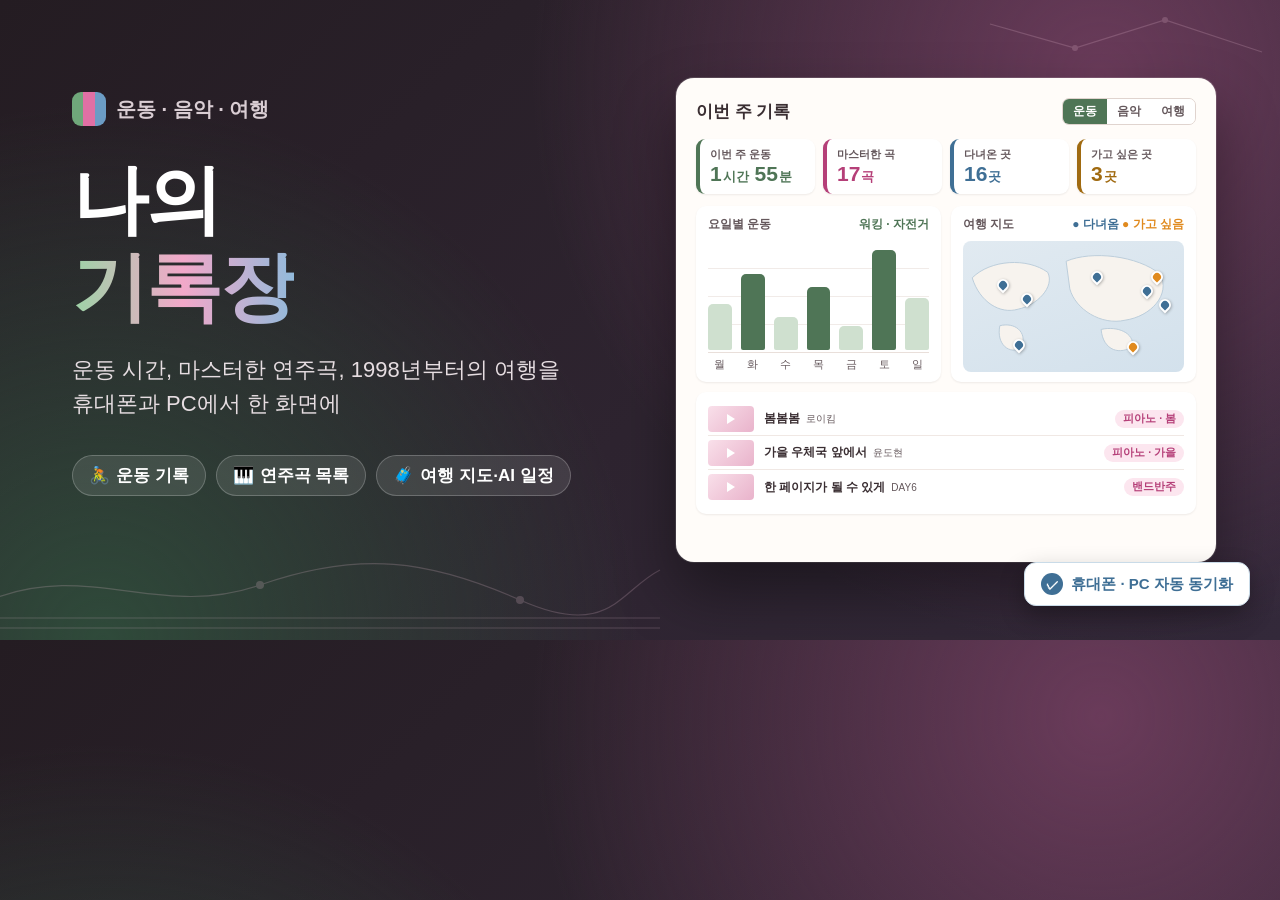
<file: assets/thumbnail.html>
<!doctype html>
<html lang="ko">
<head>
<meta charset="utf-8">
<title>썸네일</title>
<style>
  * { box-sizing: border-box; margin: 0; }
  html, body { width: 1280px; height: 640px; overflow: hidden; }
  body {
    font-family: "Noto Sans KR", "Noto Sans CJK KR", "Malgun Gothic", sans-serif; color: #fff;
    background: radial-gradient(circle at 86% 12%, #6a3b5a 0, transparent 46%),
                radial-gradient(circle at 8% 100%, #2f4a3a 0, transparent 40%),
                linear-gradient(135deg, #241c22 0%, #2e2430 55%, #33293a 100%);
    position: relative;
  }
  .deco { position: absolute; inset: 0; opacity: .2; }
  .left { position: absolute; left: 72px; top: 92px; width: 560px; }
  .org { display: inline-flex; align-items: center; gap: 10px; font-size: 20px; color: #d9cdd3; font-weight: 700; }
  .mark { width: 34px; height: 34px; border-radius: 9px; display: inline-grid; grid-template-columns: 1fr 1fr 1fr; overflow: hidden; }
  .mark i { display: block; } .mark i:nth-child(1){background:#6fa77a} .mark i:nth-child(2){background:#e070a4} .mark i:nth-child(3){background:#6b9cc4}
  h1 { margin-top: 26px; font-size: 76px; line-height: 1.15; font-weight: 800; letter-spacing: -2px; }
  h1 em { font-style: normal; background: linear-gradient(90deg, #9cd3a6, #f2a8c9 50%, #92badb); -webkit-background-clip: text; color: transparent; }
  .desc { margin-top: 22px; font-size: 22px; line-height: 1.55; color: #e6dde1; }
  .chips { margin-top: 34px; display: flex; gap: 10px; }
  .chip { font-size: 17px; font-weight: 700; padding: 8px 16px; border-radius: 999px;
    background: rgba(255,255,255,.1); border: 1px solid rgba(255,255,255,.22); }
  .chip b { font-weight: 700; margin-right: 6px; }

  /* 미니 기록장 */
  .panel { position: absolute; right: 64px; top: 78px; width: 540px; height: 484px;
    background: #fffcf9; border-radius: 18px; padding: 20px; color: #3a2e32;
    box-shadow: 0 30px 60px rgba(0,0,0,.4), 0 0 0 1px rgba(255,255,255,.15); }
  .ph { display: flex; justify-content: space-between; align-items: center; margin-bottom: 14px; }
  .ph b { font-size: 17px; }
  .seg { display: flex; border: 1px solid #e0d4cf; border-radius: 7px; overflow: hidden; font-size: 12px; font-weight: 700; }
  .seg span { padding: 4px 10px; color: #65585c; background: #fff; }
  .seg span.on { background: #4f7556; color: #fff; }
  .kpis { display: grid; grid-template-columns: repeat(4, 1fr); gap: 8px; margin-bottom: 12px; }
  .kpi { background: #fff; border-radius: 9px; padding: 8px 10px; border-left: 4px solid #e0d4cf; box-shadow: 0 1px 2px rgba(40,20,30,.08); }
  .kpi small { display: block; font-size: 11px; color: #65585c; font-weight: 700; }
  .kpi strong { font-size: 21px; white-space: nowrap; }
  .kpi strong span { font-size: 13px; margin-left: 1px; }
  .k1 { border-left-color: #4f7556; } .k1 strong { color: #4f7556; }
  .k2 { border-left-color: #b53f78; } .k2 strong { color: #b53f78; }
  .k3 { border-left-color: #3f6f95; } .k3 strong { color: #3f6f95; }
  .k4 { border-left-color: #a06a10; } .k4 strong { color: #a06a10; }
  .grid2 { display: grid; grid-template-columns: 1fr 1fr; gap: 10px; }
  .card { background: #fff; border-radius: 10px; padding: 10px 12px; box-shadow: 0 1px 2px rgba(40,20,30,.08); }
  .card h3 { font-size: 12px; font-weight: 700; color: #65585c; margin-bottom: 8px; display: flex; justify-content: space-between; }
  .card h3 em { font-style: normal; color: #4f7556; }
  .bars { display: flex; align-items: flex-end; gap: 9px; height: 112px; padding-bottom: 2px; border-bottom: 1px solid #e9dfda;
    background-image: linear-gradient(to top, #f1ebe8 1px, transparent 1px); background-size: 100% 28px; }
  .bars div { flex: 1; border-radius: 5px 5px 2px 2px; background: #cfe0cf; }
  .bars div.hi { background: #4f7556; }
  .days { display: flex; gap: 9px; margin-top: 5px; font-size: 10.5px; color: #65585c; }
  .days span { flex: 1; text-align: center; }
  .map { position: relative; height: 131px; border-radius: 8px; overflow: hidden;
    background: linear-gradient(160deg, #e1eaf1, #d3e1ec); }
  .map svg { position: absolute; inset: 0; }
  .pin { position: absolute; width: 12px; height: 12px; border-radius: 50% 50% 50% 0; transform: rotate(-45deg);
    border: 2px solid #fff; box-shadow: 0 1px 3px rgba(0,0,0,.3); }
  .pin.d { background: #3f6f95; } .pin.w { background: #e08a1e; }
  .songs { margin-top: 10px; }
  .song { display: grid; grid-template-columns: 46px 1fr auto; align-items: center; gap: 10px; height: 34px; border-bottom: 1px solid #f0e8e4; font-size: 12px; }
  .song:last-child { border-bottom: 0; }
  .thumb { height: 26px; border-radius: 4px; background: linear-gradient(135deg, #f9e0ea, #e9b3cb); position: relative; }
  .thumb::after { content: ""; position: absolute; left: 19px; top: 8px; border: 5px solid transparent; border-left: 8px solid #fff; }
  .song b { font-size: 12px; } .song small { color: #65585c; margin-left: 6px; }
  .tag { font-size: 10.5px; font-weight: 700; color: #b53f78; background: #fce6ef; padding: 2px 8px; border-radius: 999px; }
  .badge { position: absolute; right: 30px; bottom: 34px; display: flex; align-items: center; gap: 8px;
    background: #fff; color: #3f6f95; font-weight: 800; font-size: 15px; padding: 10px 16px; border-radius: 12px;
    box-shadow: 0 10px 24px rgba(0,0,0,.3); border: 1px solid #c9dbe8; }
  .badge i { width: 22px; height: 22px; border-radius: 50%; background: #3f6f95; color: #fff; font-style: normal;
    display: inline-flex; align-items: center; justify-content: center; font-size: 13px; }
</style>
</head>
<body>
  <svg class="deco" viewBox="0 0 1280 640" aria-hidden="true">
    <g stroke="#f2c6da" stroke-width="1.2" fill="none">
      <path d="M-10 600 C 90 560, 160 620, 260 585 S 430 560, 520 600 S 620 590, 660 570"/>
      <path d="M-10 618 L660 618 M-10 628 L660 628"/>
      <path d="M990 24 L1075 48 L1165 20 L1262 52"/>
    </g>
    <g fill="#f2c6da">
      <circle cx="260" cy="585" r="4"/><circle cx="520" cy="600" r="4"/><circle cx="1075" cy="48" r="3"/><circle cx="1165" cy="20" r="3"/>
    </g>
  </svg>

  <section class="left">
    <div class="org"><span class="mark"><i></i><i></i><i></i></span>운동 · 음악 · 여행</div>
    <h1>나의<br><em>기록장</em></h1>
    <p class="desc">운동 시간, 마스터한 연주곡, 1998년부터의 여행을<br>휴대폰과 PC에서 한 화면에</p>
    <div class="chips">
      <span class="chip"><b>🚴</b>운동 기록</span>
      <span class="chip"><b>🎹</b>연주곡 목록</span>
      <span class="chip"><b>🧳</b>여행 지도·AI 일정</span>
    </div>
  </section>

  <section class="panel">
    <div class="ph"><b>이번 주 기록</b><div class="seg"><span class="on">운동</span><span>음악</span><span>여행</span></div></div>
    <div class="kpis">
      <div class="kpi k1"><small>이번 주 운동</small><strong>1<span>시간</span> 55<span>분</span></strong></div>
      <div class="kpi k2"><small>마스터한 곡</small><strong>17<span>곡</span></strong></div>
      <div class="kpi k3"><small>다녀온 곳</small><strong>16<span>곳</span></strong></div>
      <div class="kpi k4"><small>가고 싶은 곳</small><strong>3<span>곳</span></strong></div>
    </div>
    <div class="grid2">
      <div class="card">
        <h3>요일별 운동 <em>워킹 · 자전거</em></h3>
        <div class="bars"><div style="height:42%"></div><div class="hi" style="height:70%"></div><div style="height:30%"></div><div class="hi" style="height:58%"></div><div style="height:22%"></div><div class="hi" style="height:92%"></div><div style="height:48%"></div></div>
        <div class="days"><span>월</span><span>화</span><span>수</span><span>목</span><span>금</span><span>토</span><span>일</span></div>
      </div>
      <div class="card">
        <h3>여행 지도 <em style="color:#3f6f95">● 다녀옴 <span style="color:#e08a1e">● 가고 싶음</span></em></h3>
        <div class="map">
          <svg viewBox="0 0 240 131" preserveAspectRatio="none" aria-hidden="true">
            <g fill="#f7f3ee" stroke="#b9cbd9" stroke-width="1">
              <path d="M10 40 C 30 20, 70 18, 92 34 C 100 50, 80 70, 60 74 C 40 80, 18 66, 10 40 Z"/>
              <path d="M112 22 C 140 10, 190 16, 214 36 C 226 58, 204 82, 176 86 C 150 92, 122 74, 116 52 Z"/>
              <path d="M150 96 C 168 92, 186 100, 184 114 C 172 124, 152 120, 150 96 Z"/>
              <path d="M40 92 C 56 88, 70 98, 64 116 C 50 124, 36 112, 40 92 Z"/>
            </g>
          </svg>
          <span class="pin d" style="left:34px;top:38px"></span>
          <span class="pin d" style="left:58px;top:52px"></span>
          <span class="pin d" style="left:128px;top:30px"></span>
          <span class="pin d" style="left:178px;top:44px"></span>
          <span class="pin d" style="left:196px;top:58px"></span>
          <span class="pin w" style="left:188px;top:30px"></span>
          <span class="pin w" style="left:164px;top:100px"></span>
          <span class="pin d" style="left:50px;top:98px"></span>
        </div>
      </div>
    </div>
    <div class="card songs">
      <div class="song"><span class="thumb"></span><span><b>봄봄봄</b><small>로이킴</small></span><span class="tag">피아노 · 봄</span></div>
      <div class="song"><span class="thumb"></span><span><b>가을 우체국 앞에서</b><small>윤도현</small></span><span class="tag">피아노 · 가을</span></div>
      <div class="song"><span class="thumb"></span><span><b>한 페이지가 될 수 있게</b><small>DAY6</small></span><span class="tag">밴드반주</span></div>
    </div>
  </section>

  <div class="badge"><i>✓</i>휴대폰 · PC 자동 동기화</div>
</body>
</html>
</file>
